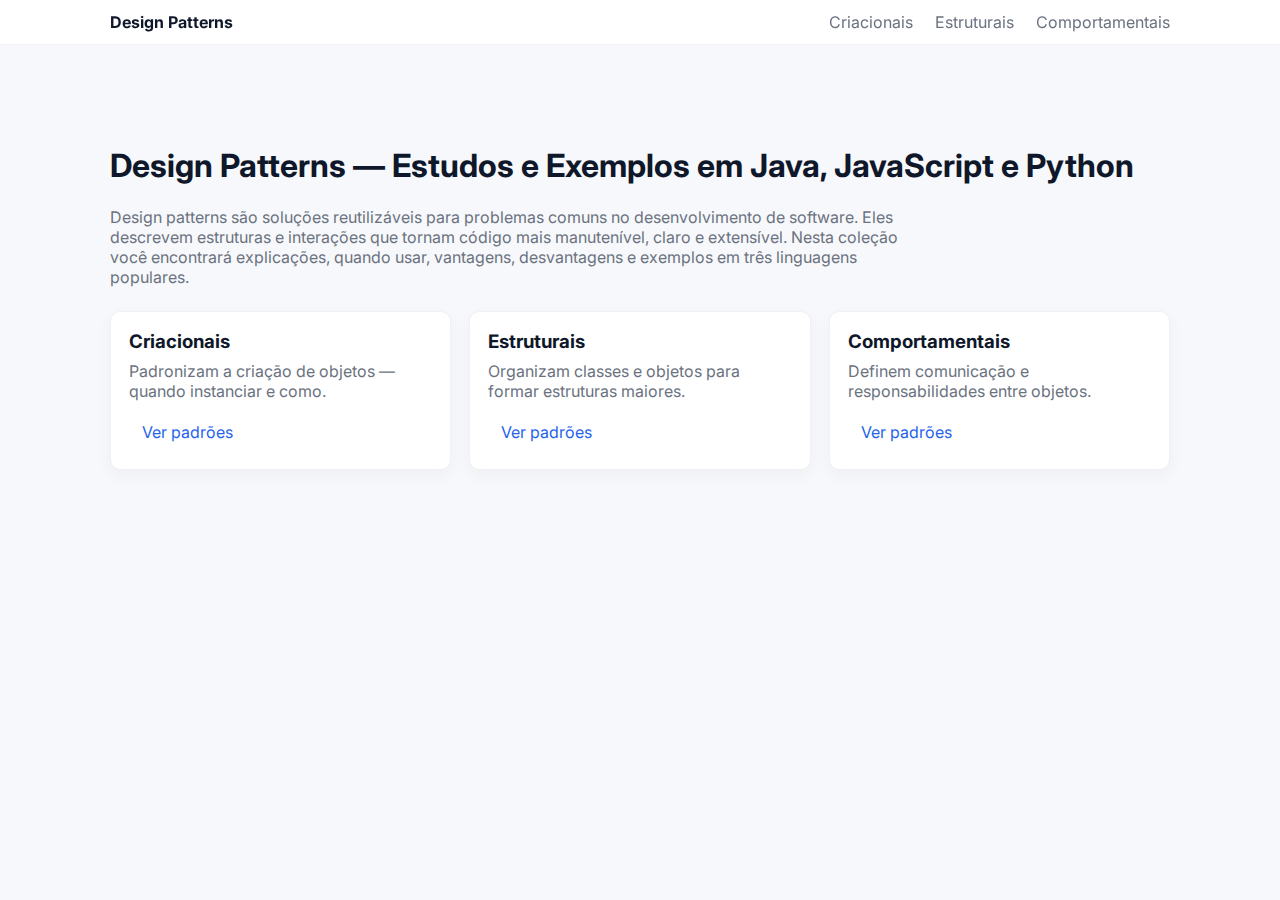
<file: index.html>
<!doctype html>
<html lang="pt-BR">
<head>
  <meta charset="utf-8">
  <meta name="viewport" content="width=device-width,initial-scale=1">
  <title>Design Patterns — Estudos e Exemplos em Java, JavaScript e Python</title>
  <link rel="stylesheet" href="css/style.css">
  <link rel="preconnect" href="https://fonts.googleapis.com">
  <link rel="preconnect" href="https://fonts.gstatic.com" crossorigin>
  <link href="https://fonts.googleapis.com/css2?family=Inter:wght@300;400;600;700&display=swap" rel="stylesheet">
</head>
<body>
  <header class="site-header">
    <div class="container header-inner">
      <a class="brand" href="index.html">Design Patterns</a>
      <nav class="main-nav">
        <a href="criacionais.html">Criacionais</a>
        <a href="estruturais.html">Estruturais</a>
        <a href="comportamentais.html">Comportamentais</a>
      </nav>
    </div>
  </header>

  <main>
    <section class="hero">
      <div class="container">
        <h1>Design Patterns — Estudos e Exemplos em Java, JavaScript e Python</h1>
        <p class="lead">Design patterns são soluções reutilizáveis para problemas comuns no desenvolvimento de software. Eles descrevem estruturas e interações que tornam código mais manutenível, claro e extensível. Nesta coleção você encontrará explicações, quando usar, vantagens, desvantagens e exemplos em três linguagens populares.</p>

        <div class="cards">
          <article class="card">
            <h3>Criacionais</h3>
            <p>Padronizam a criação de objetos — quando instanciar e como.</p>
            <a class="card-link" href="criacionais.html">Ver padrões</a>
          </article>

          <article class="card">
            <h3>Estruturais</h3>
            <p>Organizam classes e objetos para formar estruturas maiores.</p>
            <a class="card-link" href="estruturais.html">Ver padrões</a>
          </article>

          <article class="card">
            <h3>Comportamentais</h3>
            <p>Definem comunicação e responsabilidades entre objetos.</p>
            <a class="card-link" href="comportamentais.html">Ver padrões</a>
          </article>
        </div>
      </div>
    </section>
  </main>

  <script src="js/header-fix.js"></script>
</body>
</html>
</file>
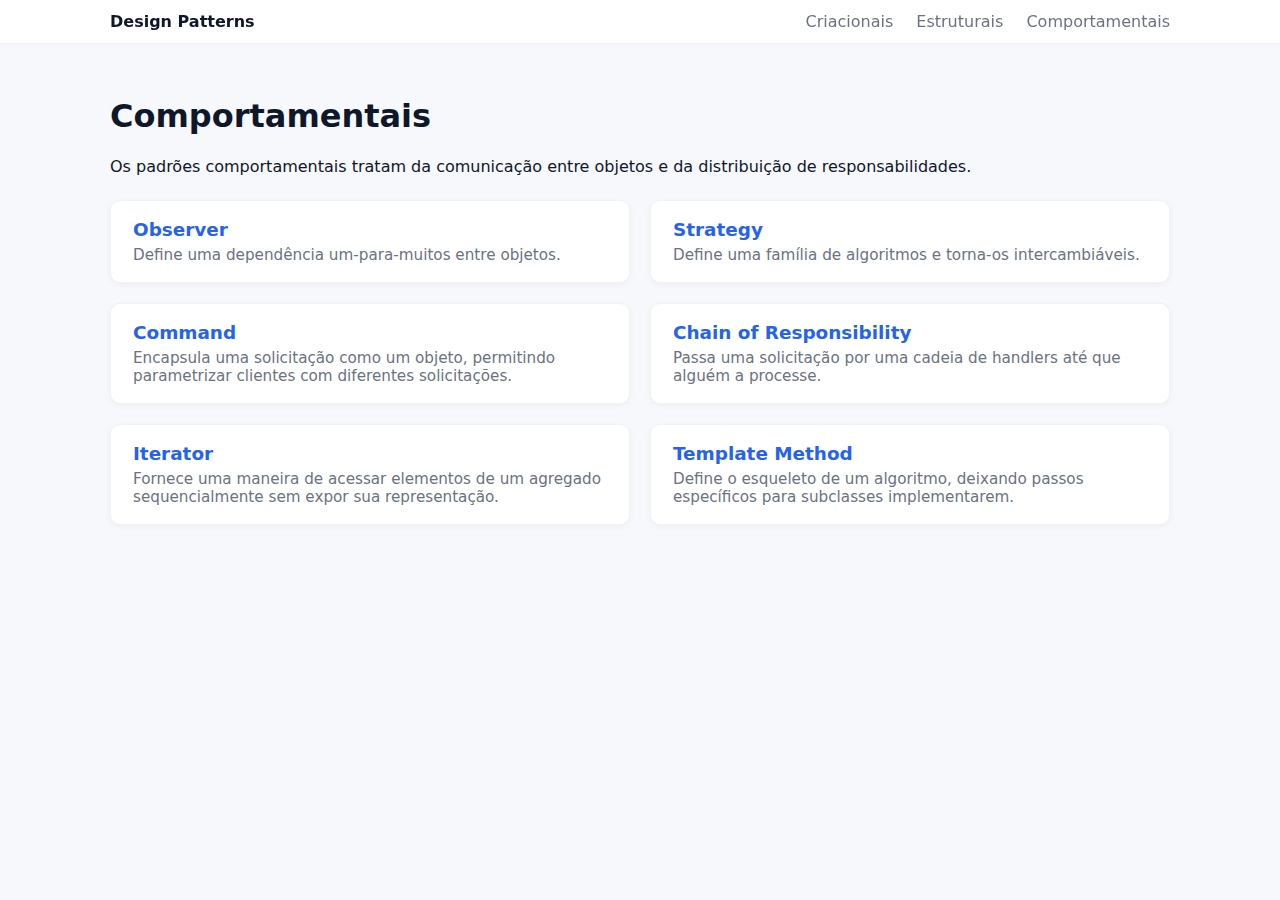
<file: comportamentais.html>
<!doctype html>
<html lang="pt-BR">
<head>
  <meta charset="utf-8">
  <meta name="viewport" content="width=device-width,initial-scale=1">
  <title>Comportamentais — Design Patterns</title>
  <link rel="stylesheet" href="css/style.css">
</head>
<body>
  <header class="site-header">
    <div class="container header-inner">
      <a class="brand" href="index.html">Design Patterns</a>
      <nav class="main-nav">
        <a href="criacionais.html">Criacionais</a>
        <a href="estruturais.html">Estruturais</a>
        <a href="comportamentais.html">Comportamentais</a>
      </nav>
    </div>
  </header>

  <main>
    <div class="container">
      <h1>Comportamentais</h1>
      <p>Os padrões comportamentais tratam da comunicação entre objetos e da distribuição de responsabilidades.</p>

      <section class="list">
        <div class="pattern-list">
          <a class="pattern-card" href="patterns/pattern-template.html#Observer" data-pattern="Observer">
            <div class="pattern-card-title">Observer</div>
            <div class="pattern-card-desc">Define uma dependência um-para-muitos entre objetos.</div>
            <a class="pattern-card-github" href="#" target="_blank">Ver no GitHub →</a>
          </a>

          <a class="pattern-card" href="patterns/pattern-template.html#Strategy" data-pattern="Strategy">
            <div class="pattern-card-title">Strategy</div>
            <div class="pattern-card-desc">Define uma família de algoritmos e torna-os intercambiáveis.</div>
            <a class="pattern-card-github" href="#" target="_blank">Ver no GitHub →</a>
          </a>

          <a class="pattern-card" href="patterns/pattern-template.html#Command" data-pattern="Command">
            <div class="pattern-card-title">Command</div>
            <div class="pattern-card-desc">Encapsula uma solicitação como um objeto, permitindo parametrizar clientes com diferentes solicitações.</div>
            <a class="pattern-card-github" href="#" target="_blank">Ver no GitHub →</a>
          </a>

          <a class="pattern-card" href="patterns/pattern-template.html#Chain%20of%20Responsibility" data-pattern="Chain of Responsibility">
            <div class="pattern-card-title">Chain of Responsibility</div>
            <div class="pattern-card-desc">Passa uma solicitação por uma cadeia de handlers até que alguém a processe.</div>
            <a class="pattern-card-github" href="#" target="_blank">Ver no GitHub →</a>
          </a>

          <a class="pattern-card" href="patterns/pattern-template.html#Iterator" data-pattern="Iterator">
            <div class="pattern-card-title">Iterator</div>
            <div class="pattern-card-desc">Fornece uma maneira de acessar elementos de um agregado sequencialmente sem expor sua representação.</div>
            <a class="pattern-card-github" href="#" target="_blank">Ver no GitHub →</a>
          </a>

          <a class="pattern-card" href="patterns/pattern-template.html#Template%20Method" data-pattern="Template Method">
            <div class="pattern-card-title">Template Method</div>
            <div class="pattern-card-desc">Define o esqueleto de um algoritmo, deixando passos específicos para subclasses implementarem.</div>
            <a class="pattern-card-github" href="#" target="_blank">Ver no GitHub →</a>
          </a>
        </div>
      </section>

      <script>
        (async function(){
          try{
            const res = await fetch('patterns/patterns.json');
            if(!res.ok) return;
            const data = await res.json();
            const GITHUB_USER = 'USERNAME';
            const GITHUB_REPO = 'REPO';
            document.querySelectorAll('.pattern-card').forEach(a=>{
              const key = a.getAttribute('data-pattern');
              if(!key) return;
              const p = data[key];
              if(p && p.descricaoSimples){
                const el = a.querySelector('.pattern-card-desc');
                if(el) el.textContent = p.descricaoSimples;
              }
              const gitEl = a.querySelector('.pattern-card-github');
              if(gitEl) {
                if(p && p.github) {
                  gitEl.href = `https://github.com/${GITHUB_USER}/${GITHUB_REPO}/tree/main/${p.github}`;
                  gitEl.style.display = 'inline-block';
                } else {
                  gitEl.style.display = 'none';
                }
              }
            });
          }catch(e){ }
        })();
      </script>
    </div>
  </main>

  <script src="js/header-fix.js"></script>
</body>
</html>
</file>
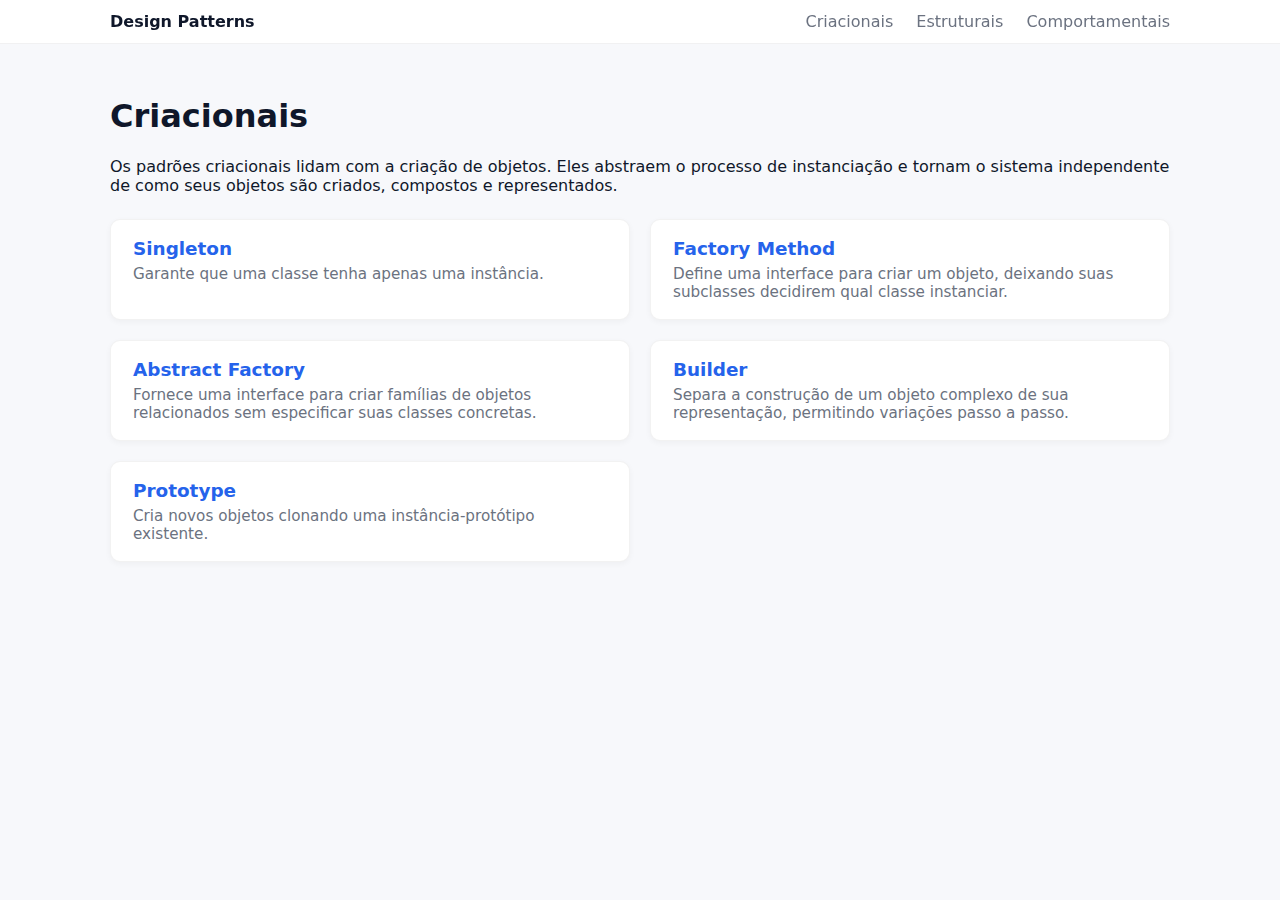
<file: criacionais.html>
<!doctype html>
<html lang="pt-BR">
<head>
  <meta charset="utf-8">
  <meta name="viewport" content="width=device-width,initial-scale=1">
  <title>Criacionais — Design Patterns</title>
  <link rel="stylesheet" href="css/style.css">
</head>
<body>
  <header class="site-header">
    <div class="container header-inner">
      <a class="brand" href="index.html">Design Patterns</a>
      <nav class="main-nav">
        <a href="criacionais.html">Criacionais</a>
        <a href="estruturais.html">Estruturais</a>
        <a href="comportamentais.html">Comportamentais</a>
      </nav>
    </div>
  </header>

  <main>
    <div class="container">
      <h1>Criacionais</h1>
      <p>Os padrões criacionais lidam com a criação de objetos. Eles abstraem o processo de instanciação e tornam o sistema independente de como seus objetos são criados, compostos e representados.</p>

      <section class="list">
        <div class="pattern-list">
          <a class="pattern-card" href="patterns/pattern-template.html#Singleton" data-pattern="Singleton">
            <div class="pattern-card-title">Singleton</div>
            <div class="pattern-card-desc">Garante que uma classe tenha apenas uma instância.</div>
            <a class="pattern-card-github" href="#" target="_blank">Ver no GitHub →</a>
          </a>

          <a class="pattern-card" href="patterns/pattern-template.html#Factory%20Method" data-pattern="Factory Method">
            <div class="pattern-card-title">Factory Method</div>
            <div class="pattern-card-desc">Define uma interface para criar um objeto, deixando suas subclasses decidirem qual classe instanciar.</div>
            <a class="pattern-card-github" href="#" target="_blank">Ver no GitHub →</a>
          </a>

          <a class="pattern-card" href="patterns/pattern-template.html#Abstract%20Factory" data-pattern="Abstract Factory">
            <div class="pattern-card-title">Abstract Factory</div>
            <div class="pattern-card-desc">Fornece uma interface para criar famílias de objetos relacionados sem especificar suas classes concretas.</div>
            <a class="pattern-card-github" href="#" target="_blank">Ver no GitHub →</a>
          </a>

          <a class="pattern-card" href="patterns/pattern-template.html#Builder" data-pattern="Builder">
            <div class="pattern-card-title">Builder</div>
            <div class="pattern-card-desc">Separa a construção de um objeto complexo de sua representação, permitindo variações passo a passo.</div>
            <a class="pattern-card-github" href="#" target="_blank">Ver no GitHub →</a>
          </a>

          <a class="pattern-card" href="patterns/pattern-template.html#Prototype" data-pattern="Prototype">
            <div class="pattern-card-title">Prototype</div>
            <div class="pattern-card-desc">Cria novos objetos clonando uma instância-protótipo existente.</div>
            <a class="pattern-card-github" href="#" target="_blank">Ver no GitHub →</a>
          </a>
        </div>
      </section>

      <script>
        // Preenche descrições a partir de patterns/patterns.json quando disponível
        (async function(){
          try{
            const res = await fetch('patterns/patterns.json');
            if(!res.ok) return;
            const data = await res.json();
            const GITHUB_USER = 'USERNAME';
            const GITHUB_REPO = 'REPO';
            document.querySelectorAll('.pattern-card').forEach(a=>{
              const key = a.getAttribute('data-pattern');
              if(!key) return;
              const p = data[key];
              if(p && p.descricaoSimples){
                const el = a.querySelector('.pattern-card-desc');
                if(el) el.textContent = p.descricaoSimples;
              }
              // set per-card github link if available
              const gitEl = a.querySelector('.pattern-card-github');
              if(gitEl) {
                if(p && p.github) {
                  gitEl.href = `https://github.com/${GITHUB_USER}/${GITHUB_REPO}/tree/main/${p.github}`;
                  gitEl.style.display = 'inline-block';
                } else {
                  gitEl.style.display = 'none';
                }
              }
            });
          }catch(e){ /* silent */ }
        })();
      </script>
    </div>
  </main>

  <script src="js/header-fix.js"></script>
</body>
</html>
</file>
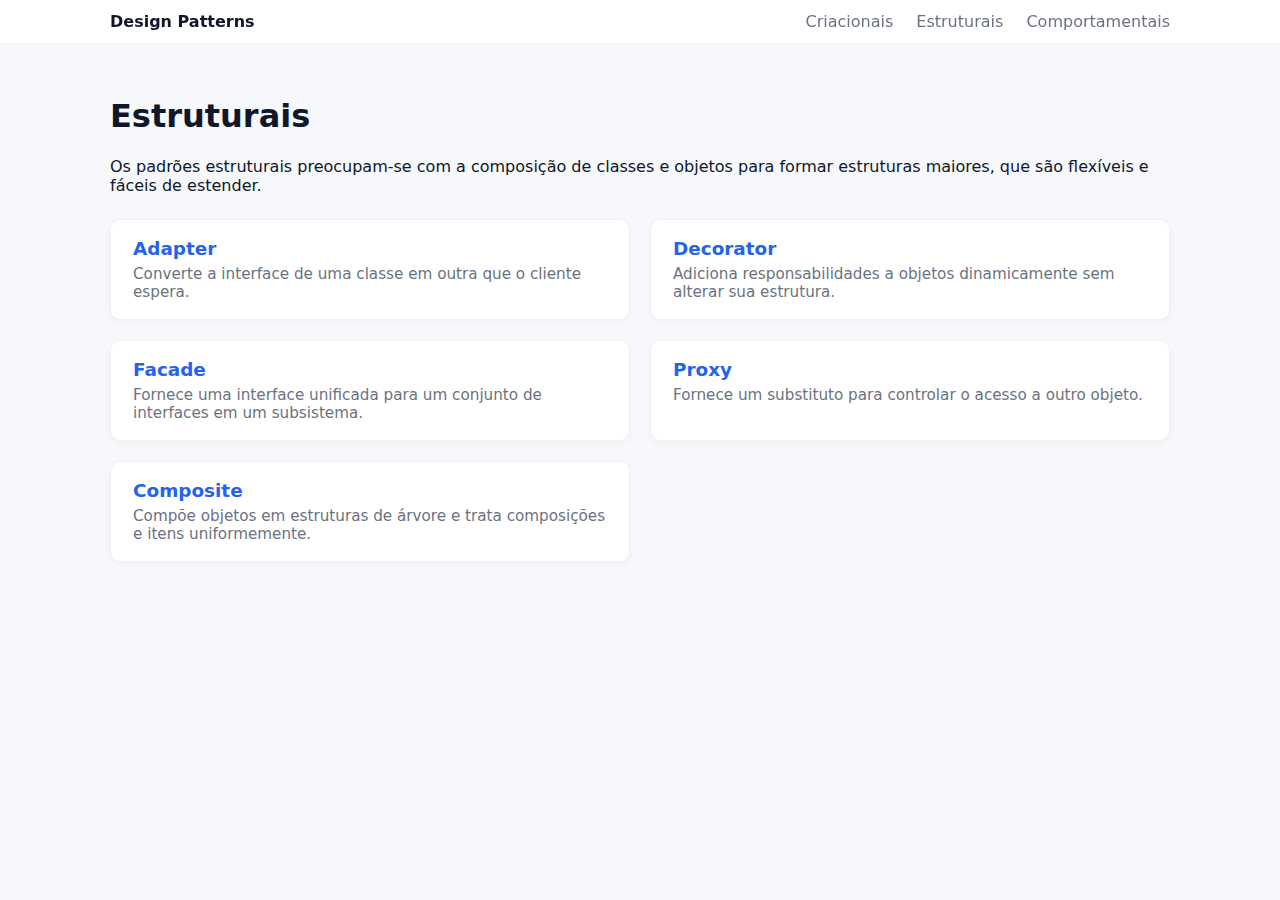
<file: estruturais.html>
<!doctype html>
<html lang="pt-BR">
<head>
  <meta charset="utf-8">
  <meta name="viewport" content="width=device-width,initial-scale=1">
  <title>Estruturais — Design Patterns</title>
  <link rel="stylesheet" href="css/style.css">
</head>
<body>
  <header class="site-header">
    <div class="container header-inner">
      <a class="brand" href="index.html">Design Patterns</a>
      <nav class="main-nav">
        <a href="criacionais.html">Criacionais</a>
        <a href="estruturais.html">Estruturais</a>
        <a href="comportamentais.html">Comportamentais</a>
      </nav>
    </div>
  </header>

  <main>
    <div class="container">
      <h1>Estruturais</h1>
      <p>Os padrões estruturais preocupam-se com a composição de classes e objetos para formar estruturas maiores, que são flexíveis e fáceis de estender.</p>

      <section class="list">
        <div class="pattern-list">
          <a class="pattern-card" href="patterns/pattern-template.html#Adapter" data-pattern="Adapter">
            <div class="pattern-card-title">Adapter</div>
            <div class="pattern-card-desc">Converte a interface de uma classe em outra que o cliente espera.</div>
            <a class="pattern-card-github" href="#" target="_blank">Ver no GitHub →</a>
          </a>

          <a class="pattern-card" href="patterns/pattern-template.html#Decorator" data-pattern="Decorator">
            <div class="pattern-card-title">Decorator</div>
            <div class="pattern-card-desc">Adiciona responsabilidades a objetos dinamicamente sem alterar sua estrutura.</div>
            <a class="pattern-card-github" href="#" target="_blank">Ver no GitHub →</a>
          </a>

          <a class="pattern-card" href="patterns/pattern-template.html#Facade" data-pattern="Facade">
            <div class="pattern-card-title">Facade</div>
            <div class="pattern-card-desc">Fornece uma interface unificada para um conjunto de interfaces em um subsistema.</div>
            <a class="pattern-card-github" href="#" target="_blank">Ver no GitHub →</a>
          </a>

          <a class="pattern-card" href="patterns/pattern-template.html#Proxy" data-pattern="Proxy">
            <div class="pattern-card-title">Proxy</div>
            <div class="pattern-card-desc">Fornece um substituto para controlar o acesso a outro objeto.</div>
            <a class="pattern-card-github" href="#" target="_blank">Ver no GitHub →</a>
          </a>

          <a class="pattern-card" href="patterns/pattern-template.html#Composite" data-pattern="Composite">
            <div class="pattern-card-title">Composite</div>
            <div class="pattern-card-desc">Compõe objetos em estruturas de árvore e trata composições e itens uniformemente.</div>
            <a class="pattern-card-github" href="#" target="_blank">Ver no GitHub →</a>
          </a>
        </div>
      </section>

      <script>
        (async function(){
          try{
            const res = await fetch('patterns/patterns.json');
            if(!res.ok) return;
            const data = await res.json();
            const GITHUB_USER = 'USERNAME';
            const GITHUB_REPO = 'REPO';
            document.querySelectorAll('.pattern-card').forEach(a=>{
              const key = a.getAttribute('data-pattern');
              if(!key) return;
              const p = data[key];
              if(p && p.descricaoSimples){
                const el = a.querySelector('.pattern-card-desc');
                if(el) el.textContent = p.descricaoSimples;
              }
              const gitEl = a.querySelector('.pattern-card-github');
              if(gitEl) {
                if(p && p.github) {
                  gitEl.href = `https://github.com/${GITHUB_USER}/${GITHUB_REPO}/tree/main/${p.github}`;
                  gitEl.style.display = 'inline-block';
                } else {
                  gitEl.style.display = 'none';
                }
              }
            });
          }catch(e){ }
        })();
      </script>
    </div>
  </main>

  <script src="js/header-fix.js"></script>
</body>
</html>
</file>
<file: css/style.css>
:root{
  --bg: #f7f8fb;
  --text: #0f172a;
  --muted: #6b7280;
  --blue: #2563eb;
  --accent: var(--blue);
  --card-border: rgba(15,23,42,0.06);
  --accent-700: #1e40af;
}
*{box-sizing:border-box}
html,body{height:100%}
body{
  margin:0;
  font-family:Inter, system-ui, -apple-system, "Segoe UI", Roboto, "Helvetica Neue", Arial;
  background:var(--bg);
  color:var(--text);
  -webkit-font-smoothing:antialiased;
  -moz-osx-font-smoothing:grayscale;
}
.container{max-width:1100px;margin:0 auto;padding:20px}

/* Header (conforme solicitado) */
.site-header {
  position: fixed;
  top: 0;
  left: 0;
  right: 0;
  background: rgba(255,255,255,0.95);
  backdrop-filter: blur(6px);
  border-bottom: 1px solid rgba(15,23,42,0.06);
  z-index: 100;
}
.header-inner{display:flex;align-items:center;justify-content:space-between;padding:12px 20px}
.brand{font-weight:700;color:var(--text);text-decoration:none}
.main-nav a{margin-left:18px;color:var(--muted);text-decoration:none}
.main-nav a:hover{color:var(--text)}

/* Hero */
.hero{padding:48px 0 60px}
.hero .lead{color:var(--muted);max-width:820px}

/* Cards */
.cards{display:grid;grid-template-columns:repeat(auto-fit,minmax(220px,1fr));gap:18px;margin-top:24px}
.card{background:white;border:1px solid var(--card-border);border-radius:10px;padding:18px;box-shadow:0 6px 18px rgba(16,24,40,0.04)}
.card h3{margin:0 0 8px}
.card p{margin:0 0 12px;color:var(--muted)}
.card-link{display:inline-block;padding:8px 12px;background:transparent;border-radius:8px;color:var(--blue);text-decoration:none;border:1px solid transparent}
.card-link:hover{background:rgba(37,99,235,0.06)}

/* Lists */
.list ul{list-style:none;padding:0;margin:0;border-top:1px solid rgba(15,23,42,0.04)}
.list li{padding:14px 0;border-bottom:1px solid rgba(15,23,42,0.04)}
.list a{color:var(--blue);text-decoration:none}

.uml-placeholder{min-height:120px;border:1px dashed rgba(15,23,42,0.06);border-radius:8px;padding:12px;background:white;color:var(--muted);display:flex;align-items:center;justify-content:center}

/* UML diagram styles */
.uml-diagram {
  width: 100%;
  max-width: 360px;
  display: block;
  margin: 16px auto;
  border-radius: 8px;
}

.uml-explanation {
  background: #ffffff;
  border: 1px solid rgba(0,0,0,0.04);
  padding: 18px;
  border-radius: 10px;
  margin-top: 14px;
  box-shadow: 0 2px 6px rgba(0,0,0,0.03);
}

.uml-explanation h4 {
  margin-top: 16px;
  font-size: 1rem;
  font-weight: 600;
}

/* Tabs */
.tabs{display:flex;gap:8px;margin:12px 0 16px}
.tab-btn{padding:8px 12px;border-radius:8px;border:1px solid transparent;background:transparent;color:var(--muted);cursor:pointer}
.tab-btn.active{background:var(--blue);color:white}

.code-blocks pre{background:#0b1220;color:#dbeafe;padding:14px;border-radius:8px;overflow:auto}

.hidden{ display: none; }

/* Pattern list (modern docs-style cards) */
.pattern-list {
  margin-top: 24px;
  display: flex;
  flex-direction: column;
  gap: 16px;
}

.pattern-card {
  padding: 18px 22px;
  background: white;
  border-radius: 10px;
  border: 1px solid rgba(0,0,0,0.05);
  text-decoration: none;
  transition: 0.18s ease;
  display: block;
  cursor: pointer;
  box-shadow: 0 2px 6px rgba(0,0,0,0.04);
}

.pattern-card:hover {
  background: #f8fbff;
  border-color: rgba(37,99,235,0.30);
  box-shadow: 0 4px 12px rgba(0,0,0,0.07);
  transform: translateX(3px);
}

.pattern-card-title {
  font-size: 1.15rem;
  font-weight: 700;
  margin: 0 0 6px;
  color: var(--accent);
}

.pattern-card-desc {
  color: var(--muted);
  font-size: 0.95rem;
  margin: 0;
}

/* Small button style for GitHub link */
.btn{display:inline-block;padding:8px 12px;border-radius:8px;background:var(--accent);color:#fff;text-decoration:none;font-weight:600}

/* optional per-card GitHub link shown on hover */
.pattern-card-github{display:none;position:absolute;right:14px;top:14px;color:var(--accent);font-weight:600;text-decoration:none}
.pattern-card{position:relative}
.pattern-card:hover .pattern-card-github{display:inline-block}

/* Legacy zip UI removed; GitHub is now the source of truth */

/* Layout tweaks */
main{padding-bottom:60px}

/* Add spacing between fixed header and page content */
main .container { margin-top: 12px; }

/* Responsive */
@media (max-width:720px){
  .header-inner{padding:10px}
  .main-nav a{margin-left:12px}
  .hero{padding-top:36px}
}

/* Desktop: pattern list as two-column grid for wider screens */
@media (min-width: 900px) {
  .pattern-list {
    display: grid;
    grid-template-columns: repeat(2, minmax(0, 1fr));
    gap: 20px;
  }
}
</file>
